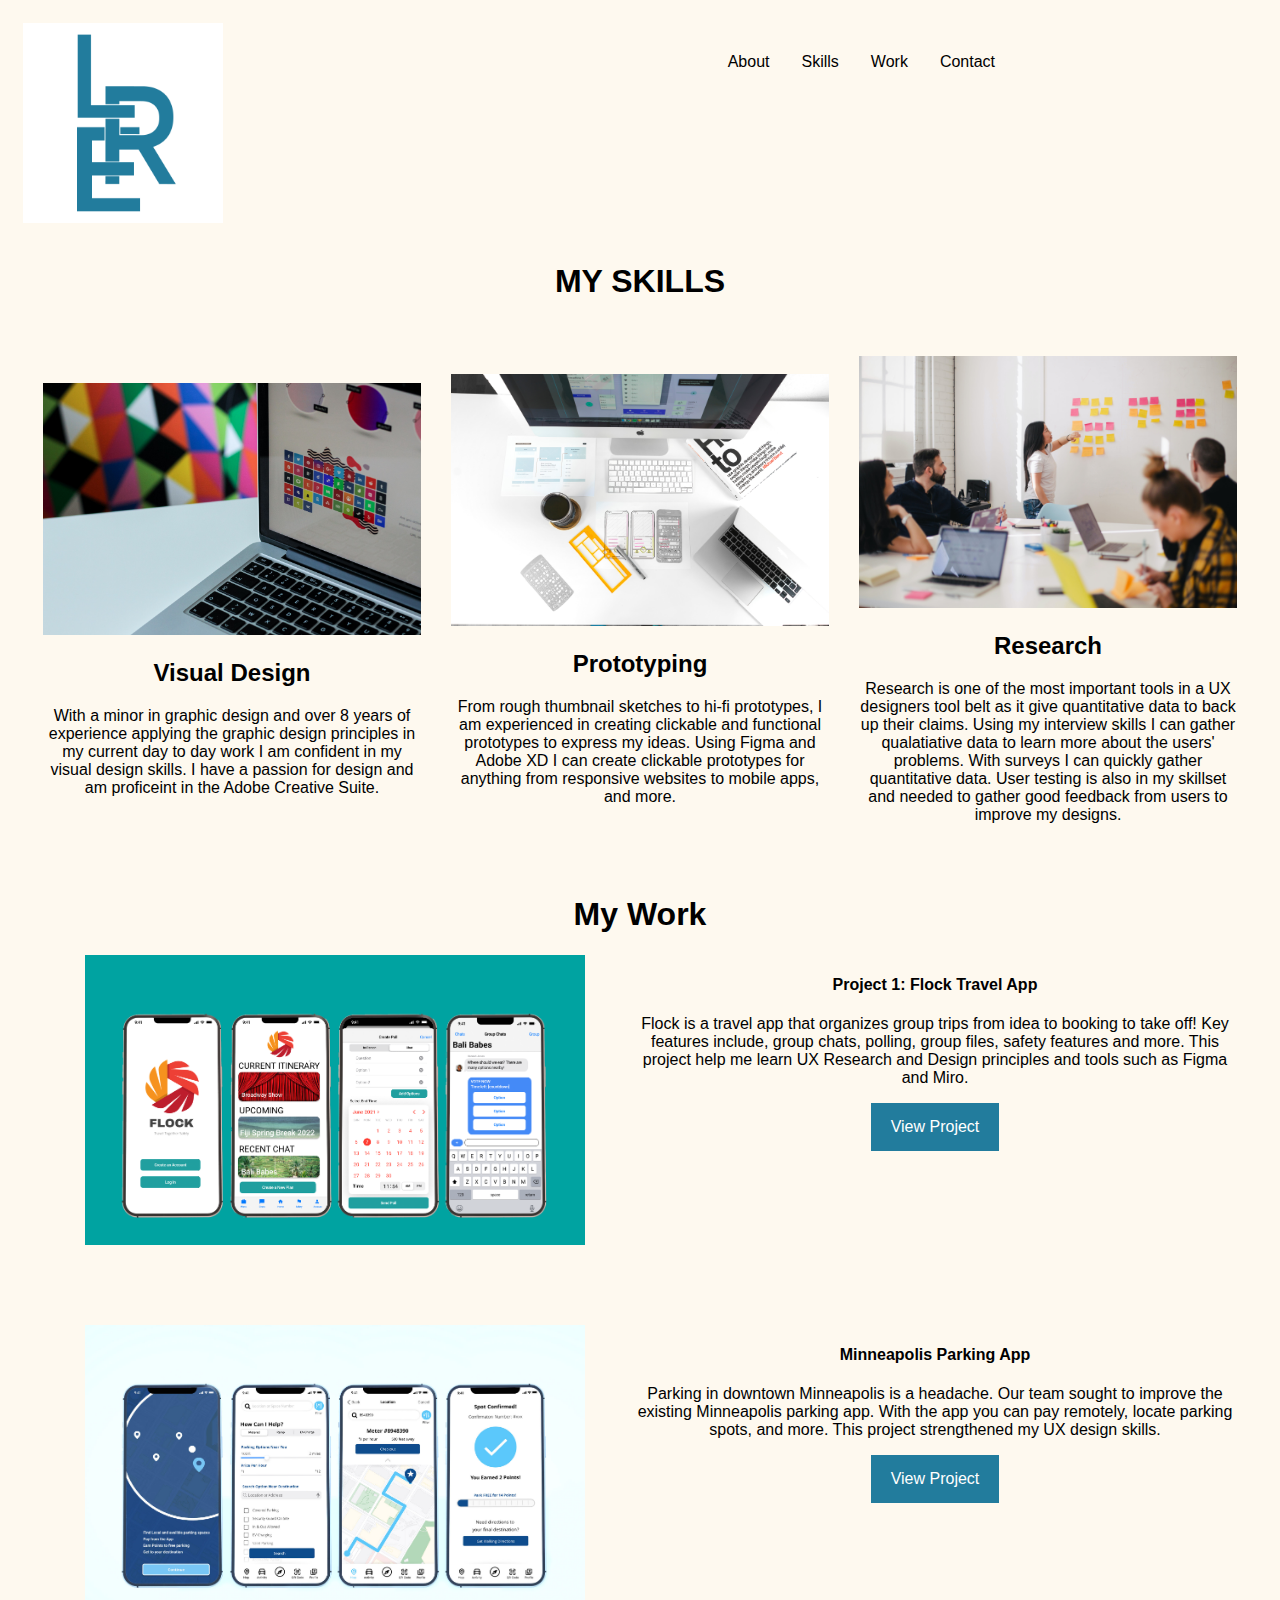
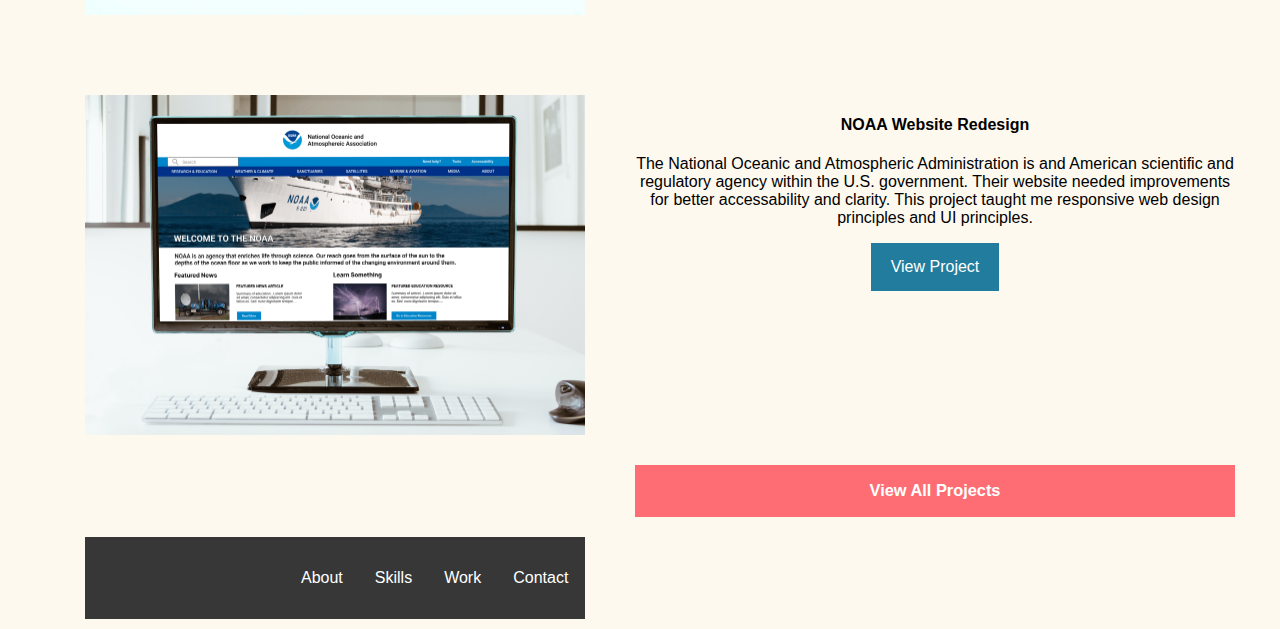
<file: index.html>
<!DOCTYPE html>
<html lang="en">
<head>
    <meta charset="UTF-8">
    <meta http-equiv="X-UA-Compatible" content="IE=edge">
    <meta name="viewport" content="width=device-width, initial-scale=1.0">
    <title>MY UX SKills</title>
    <link rel="stylesheet" href="css/style.css">
</head>
<body>
    <header>
        <div class="logo inline-block" >
            <img alt="Logo with Letters 'L' 'R' and 'E' " class="logo" src="images/personallogo-color.png">
        </div>
        <nav class="inline-block">
            <ul class="topNav">
                <li>About</li>
                <li>Skills</li>
                <li>Work</li>
                <li>Contact</li>
            </ul>
        </nav>
    </header>
<!-- My UX Skills section coded using CSS flex -->
    <h1>MY SKILLS</h1>
    <section class="flexContainer">
        <div class="flexChild">
            <img class="skillsImg" src="images/graphic-design.jpg" alt="">
            
            <h2>Visual Design</h2>
            <p>
                With a minor in graphic design and over 
                8 years of experience applying the graphic design 
                principles in my current day to day work I am confident
                in my visual design skills. I have a passion for design and am 
                proficeint in the Adobe Creative Suite.
            </p>
        
        </div>

        <div class="flexChild">
            <img class="skillsImg" src="images/prototyping.jpg" alt="Desktop with prototyping tools">
            <h2>Prototyping</h2>
            <p>From rough thumbnail sketches to hi-fi prototypes, I am
                experienced in creating clickable and functional prototypes to
                express my ideas. Using Figma and Adobe XD I can create clickable 
                prototypes for anything from responsive websites to
                mobile apps, and more.
            </p>
        </div>
        
        <div class="flexChild">
            <img class="skillsImg" src="images/ux-research.jpg" alt="Team doing UX Research">
            <h2>Research</h2>
            <p>
                Research is one of the most important tools in a 
                UX designers tool belt as it give quantitative data to 
                back up their claims. Using my interview skills I can gather
                qualatiative data to learn more about the users' problems. With 
                surveys I can quickly gather quantitative data. User testing is also
                in my skillset and needed to gather good feedback from users to improve
                my designs.
 
            </p>

        </div>
    </section>

<!-- My Work Section Constructed using CSS Grid -->

    <h1>My Work</h1>
    <seciton class="workGrid">
        <div>
          <img class="workImg" src="images/FlockApp.png">
        </div>
        <div>
          <h4>Project 1: Flock Travel App </h4>
          <p>Flock is a travel app that organizes group trips from idea to 
              booking to take off! Key features include, group chats, polling, 
              group files, safety features and more. This project help me learn 
              UX Research and Design principles and tools such as Figma and Miro.</p>
          <button> View Project </button>
        </div>
      
        
      
        <div> <img class="workImg" src="images/mspParkingApp.jpg" alt="Four phone mock-ups of the home screen, search function, map, and rewards system"> </div>
        <div> 
             <h4> Minneapolis Parking App </h4>
          <p>Parking in downtown Minneapolis is a headache. Our team sought 
              to improve the existing Minneapolis parking app. With the app you 
              can pay remotely, locate parking spots, and more. This project 
              strengthened my UX design skills.</p>
          <button> View Project </button> 
        </div>
     
        
    
        <div> <img class="workImg" src="images/Desktop on the white table_NOAA2.png"></div>
        <div>
        <h4> NOAA Website Redesign</h4>
          <p>The National Oceanic and Atmospheric Administration is and American scientific 
              and regulatory agency within the U.S. government. Their website needed improvements 
              for better accessability and clarity. This project taught me responsive web design principles
              and UI principles.</p>
          <button> View Project </button></div>
        </div>  
       
      </section>    
      <div>  </div>
      <div class="viewAllProjects"><h3> View All Projects </h3></div>
    
</body>
<footer>
    <ul class="footerNav">
        <li>About</li>
        <li>Skills</li>
        <li>Work</li>
        <li>Contact</li>           
    </ul> 
</footer>
</html>
</file>
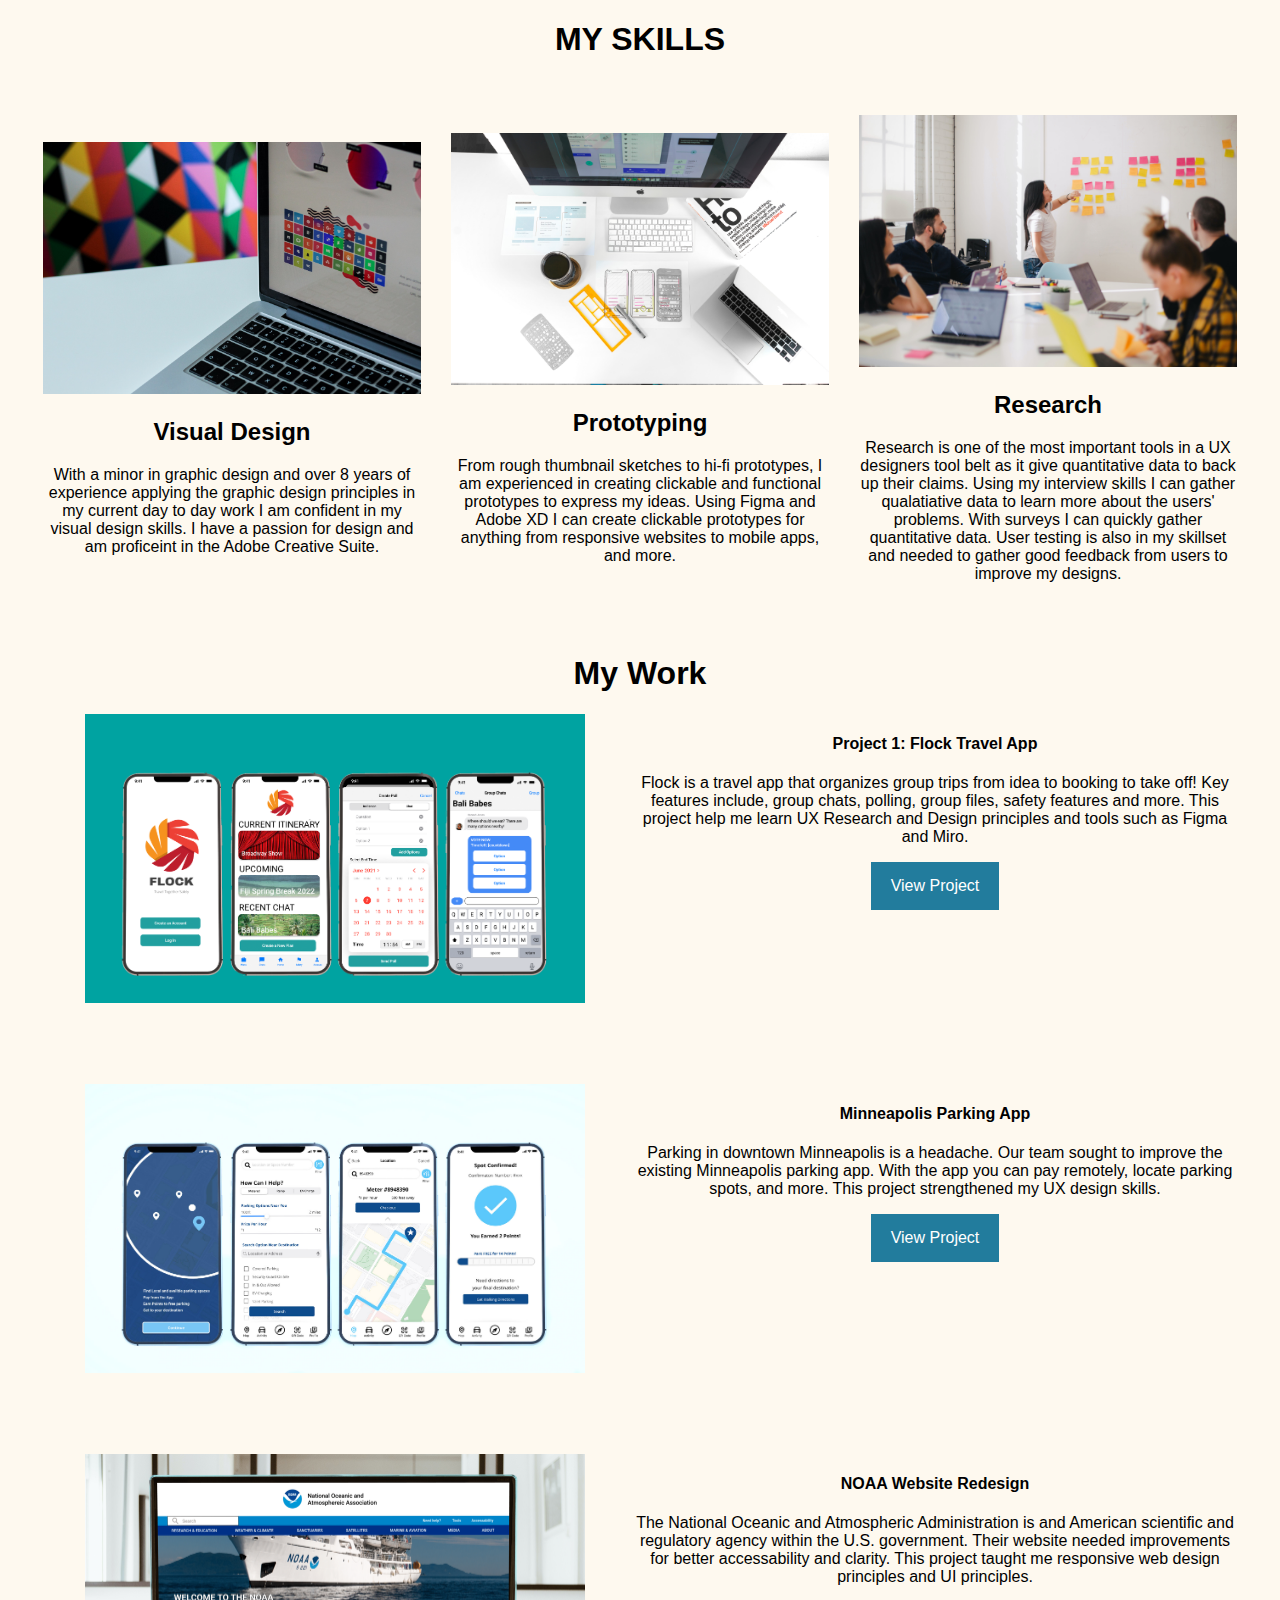
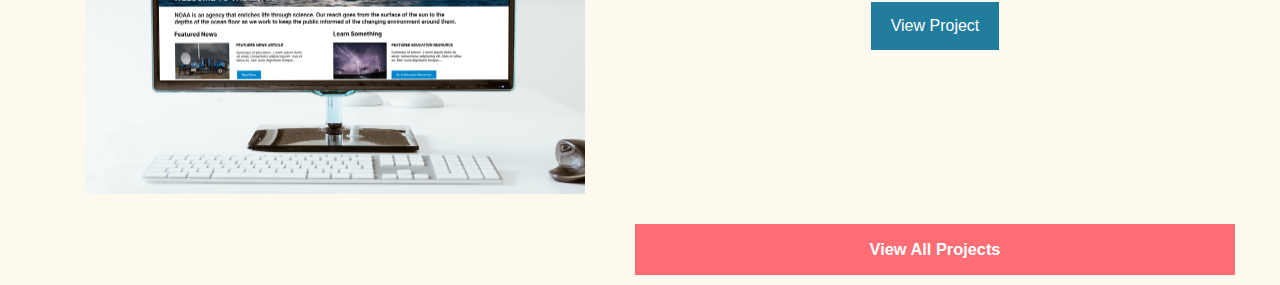
<file: MyUxSkills.html>
<!DOCTYPE html>
<html lang="en">
<head>
    <meta charset="UTF-8">
    <meta http-equiv="X-UA-Compatible" content="IE=edge">
    <meta name="viewport" content="width=device-width, initial-scale=1.0">
    <title>MY UX SKills</title>
    <link rel="stylesheet" href="css/MyUxSkills.css">
</head>
<body>
    <!-- My UX Skills section coded using CSS flex -->
    <h1>MY SKILLS</h1>
    <section class="flexContainer">
        <div class="flexChild">
            <img class="skillsImg" src="images/graphic-design.jpg" alt="">
            
            <h2>Visual Design</h2>
            <p>
                With a minor in graphic design and over 
                8 years of experience applying the graphic design 
                principles in my current day to day work I am confident
                in my visual design skills. I have a passion for design and am 
                proficeint in the Adobe Creative Suite.
            </p>
        
        </div>

        <div class="flexChild">
            <img class="skillsImg" src="images/prototyping.jpg" alt="Desktop with prototyping tools">
            <h2>Prototyping</h2>
            <p>From rough thumbnail sketches to hi-fi prototypes, I am
                experienced in creating clickable and functional prototypes to
                express my ideas. Using Figma and Adobe XD I can create clickable 
                prototypes for anything from responsive websites to
                mobile apps, and more.
            </p>
        </div>
        
        <div class="flexChild">
            <img class="skillsImg" src="images/ux-research.jpg" alt="Team doing UX Research">
            <h2>Research</h2>
            <p>
                Research is one of the most important tools in a 
                UX designers tool belt as it give quantitative data to 
                back up their claims. Using my interview skills I can gather
                qualatiative data to learn more about the users' problems. With 
                surveys I can quickly gather quantitative data. User testing is also
                in my skillset and needed to gather good feedback from users to improve
                my designs.
 
            </p>

        </div>
    </section>

<!-- My Work Section Constructed using CSS Grid -->

    <h1>My Work</h1>
    <seciton class="workGrid">
        <div>
          <img class="workImg" src="images/FlockApp.png">
        </div>
        <div>
          <h4>Project 1: Flock Travel App </h4>
          <p>Flock is a travel app that organizes group trips from idea to 
              booking to take off! Key features include, group chats, polling, 
              group files, safety features and more. This project help me learn 
              UX Research and Design principles and tools such as Figma and Miro.</p>
          <button> View Project </button>
        </div>
      
        
      
        <div> <img class="workImg" src="images/mspParkingApp.jpg" alt="Four phone mock-ups of the home screen, search function, map, and rewards system"> </div>
        <div> 
             <h4> Minneapolis Parking App </h4>
          <p>Parking in downtown Minneapolis is a headache. Our team sought 
              to improve the existing Minneapolis parking app. With the app you 
              can pay remotely, locate parking spots, and more. This project 
              strengthened my UX design skills.</p>
          <button> View Project </button> 
        </div>
     
        
    
        <div> <img class="workImg" src="images/Desktop on the white table_NOAA2.png"></div>
        <div>
        <h4> NOAA Website Redesign</h4>
          <p>The National Oceanic and Atmospheric Administration is and American scientific 
              and regulatory agency within the U.S. government. Their website needed improvements 
              for better accessability and clarity. This project taught me responsive web design principles
              and UI principles.</p>
          <button> View Project </button></div>
        </div>  
       
      </section>    
      <div>  </div>
      <div class="viewAllProjects"><h3> View All Projects </h3></div>
    
</body>
</html>
</file>
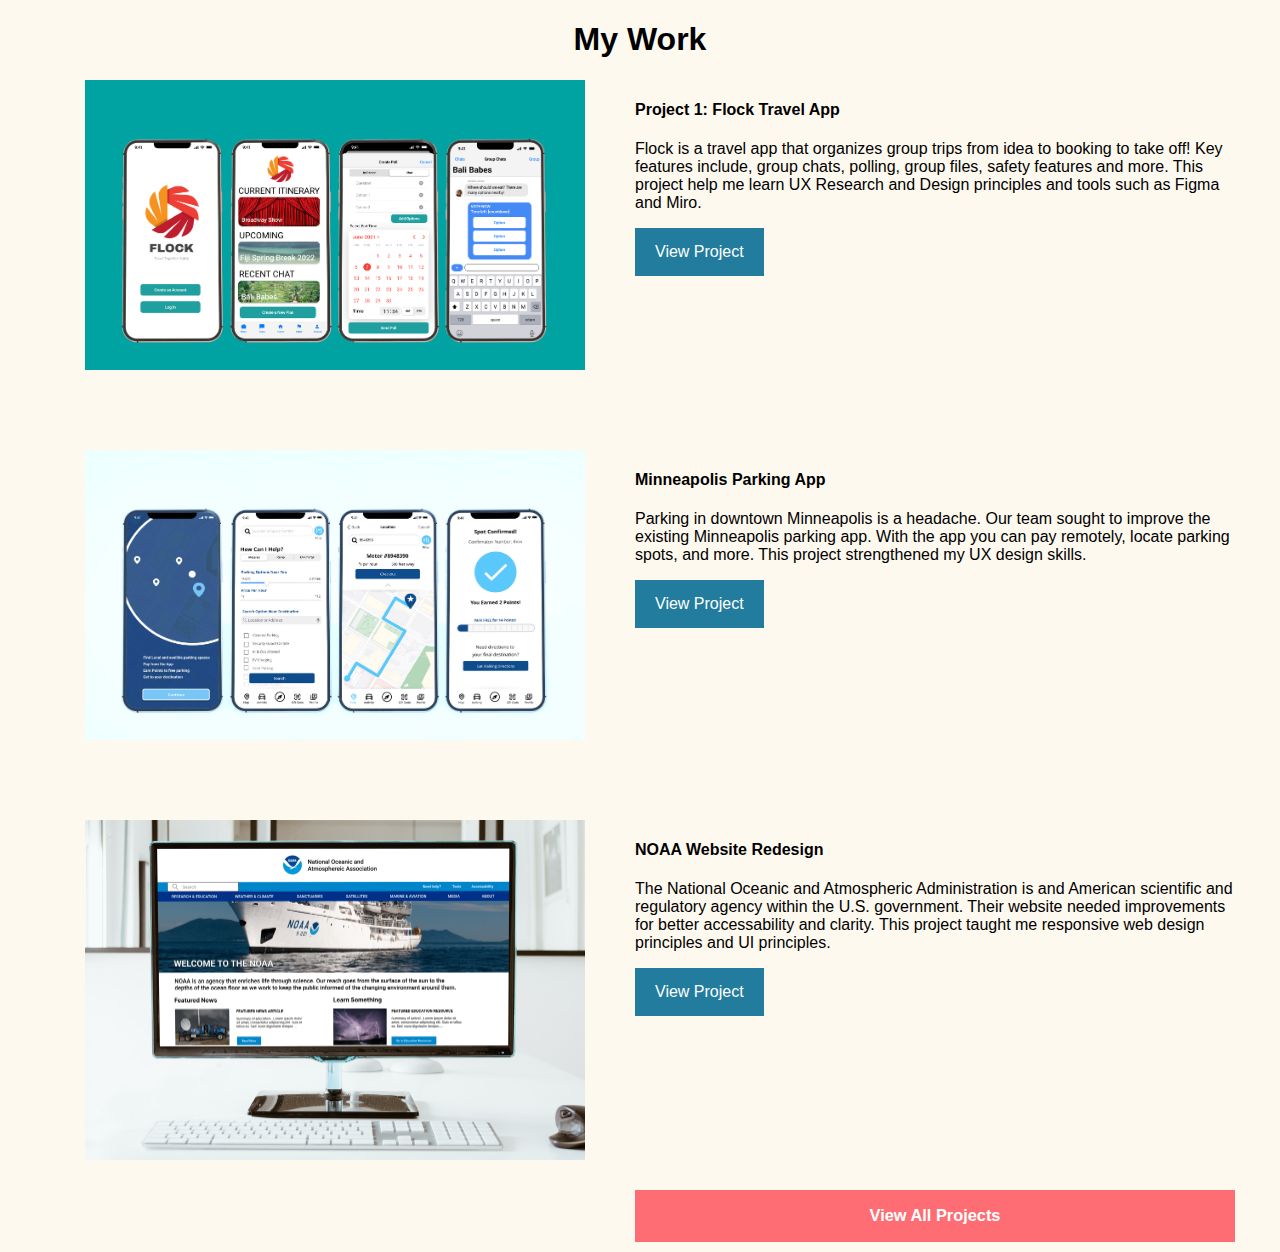
<file: MyWork.html>
<!DOCTYPE html>
<html lang="en">
<head>
    <meta charset="UTF-8">
    <meta http-equiv="X-UA-Compatible" content="IE=edge">
    <meta name="viewport" content="width=device-width, initial-scale=1.0">
    <title>MyWork</title>
    <link rel="stylesheet" href="css/MyWork.css">
</head>
<body>
    <h1>My Work</h1>
    <seciton class="workGrid">
      <div>
        <img src="images/FlockApp.png">
      </div>
      <div>
        <h4>Project 1: Flock Travel App </h4>
        <p>Flock is a travel app that organizes group trips from idea to 
            booking to take off! Key features include, group chats, polling, 
            group files, safety features and more. This project help me learn 
            UX Research and Design principles and tools such as Figma and Miro.</p>
        <button> View Project </button>
      </div>
    
      
    
      <div> <img src="images/mspParkingApp.jpg" alt="Four phone mock-ups of the home screen, search function, map, and rewards system"> </div>
      <div> 
           <h4> Minneapolis Parking App </h4>
        <p>Parking in downtown Minneapolis is a headache. Our team sought 
            to improve the existing Minneapolis parking app. With the app you 
            can pay remotely, locate parking spots, and more. This project 
            strengthened my UX design skills.</p>
        <button> View Project </button> 
      </div>
   
      
  
      <div> <img src="images/Desktop on the white table_NOAA2.png"></div>
      <div>
      <h4> NOAA Website Redesign</h4>
        <p>The National Oceanic and Atmospheric Administration is and American scientific 
            and regulatory agency within the U.S. government. Their website needed improvements 
            for better accessability and clarity. This project taught me responsive web design principles
            and UI principles.</p>
        <button> View Project </button></div>
      </div>  
     
    </section>    
    <div>  </div>
    <div class="viewAllProjects"><h3> View All Projects </h3></div>
  
  </body>
</html>
</file>
<file: css/style.css>
.inline-block{
  display: inline-block;
  vertical-align: top;
}
.logo{
  width: 200px;
  padding: 1%;
  text-align: center;
}

nav {
  width: 73%;
  padding: 1%;
  margin-left: auto;
}

.topNav {
  vertical-align: top;
  list-style-type: none;
  width: 50%;
  margin-left: auto;
}
li{
  float:left;
  padding: 16px;
}

footer{
  background-color: #373738;
  padding-left: 100px;
  color: white;
}
.footerNav{
  display: inline-block;
  list-style-type: none;
  vertical-align: bottom;
  padding-left: 100px;
}

h1{
    text-align: center;
}
div{
   
    text-align: center;
}
.flexContainer{
    display: flex;
    padding: 20px;
    align-items: center;
    justify-content: space-around;
    
}
.flexChild{
    width: 33%;
    margin: 15px;
    align-items: center;
}
.skillsImg{
    width: 100%;
    align-content: center;
}
body{
    background-color: #FEF9EF;
    font-family: Helvetica;
  }

  body{
    background-color: #FEF9EF;
    font-family: Helvetica;
  }

h1{
    text-align: center;
  }
  
  .workGrid{
    display: grid;
    grid-template-columns: 500px 600px;
    grid-template-rows: 350px 350px 350px;
    column-gap: 50px;
    row-gap: 20px;
    margin: 10px;
    padding-left: 40px;
    justify-content: center;
  }

  button{
    background-color: #227C9D;
    border: none;
    color: white;
    padding: 15px 20px;
    text-align: center;
    text-decoration: none;
    font-size: 16px;
    float: center;
  }
.workImg{
    width:500px;
}
.viewAllProjects{
    background-color: #FE6D73;
    border: none;
    color: white;
    text-align: center;
    text-decoration: none;
    font-size: 14px;
    justify-content: center;
}

@media only screen and (max-width: 600px) {
  .flexContainer{
    display: flex;
    flex-direction: column;
  }
  .flexChild{
    width: 100%;
  }
  .workGrid{
   grid-template-columns: 150px 200px;
  }
  .workImg{
    width: 150px;
  }
}
</file>
<file: css/MyUxSkills.css>
h1{
    text-align: center;
}
div{
   
    text-align: center;
}
.flexContainer{
    display: flex;
    padding: 20px;
    align-items: center;
    justify-content: space-around;
    
}
.flexChild{
    width: 33%;
    margin: 15px;
    align-items: center;
}
.skillsImg{
    width: 100%;
    align-content: center;
}
body{
    background-color: #FEF9EF;
    font-family: Helvetica;
  }

  body{
    background-color: #FEF9EF;
    font-family: Helvetica;
  }

h1{
    text-align: center;
  }
  
  .workGrid{
    display: grid;
    grid-template-columns: 500px 600px;
    grid-template-rows: 350px 350px 350px;
    column-gap: 50px;
    row-gap: 20px;
    margin: 10px;
    padding-left: 40px;
    justify-content: center;
  }

  button{
    background-color: #227C9D;
    border: none;
    color: white;
    padding: 15px 20px;
    text-align: center;
    text-decoration: none;
    font-size: 16px;
    float: center;
  }
.workImg{
    width:500px;
}
.viewAllProjects{
    background-color: #FE6D73;
    border: none;
    color: white;
    text-align: center;
    text-decoration: none;
    font-size: 14px;
    justify-content: center;
}
</file>
<file: css/MyWork.css>
body{
    background-color: #FEF9EF;
    font-family: Helvetica;
  }

h1{
    text-align: center;
  }
  
  .workGrid{
    display: grid;
    grid-template-columns: 500px 600px;
    grid-template-rows: 350px 350px 350px;
    column-gap: 50px;
    row-gap: 20px;
    margin: 10px;
    padding-left: 40px;
    justify-content: center;
  }

  button{
    background-color: #227C9D;
    border: none;
    color: white;
    padding: 15px 20px;
    text-align: center;
    text-decoration: none;
    font-size: 16px;
    float: center;
  }
img{
    width:500px;
}
.viewAllProjects{
    background-color: #FE6D73;
    border: none;
    color: white;
    text-align: center;
    text-decoration: none;
    font-size: 14px;
    justify-content: center;


}
</file>
